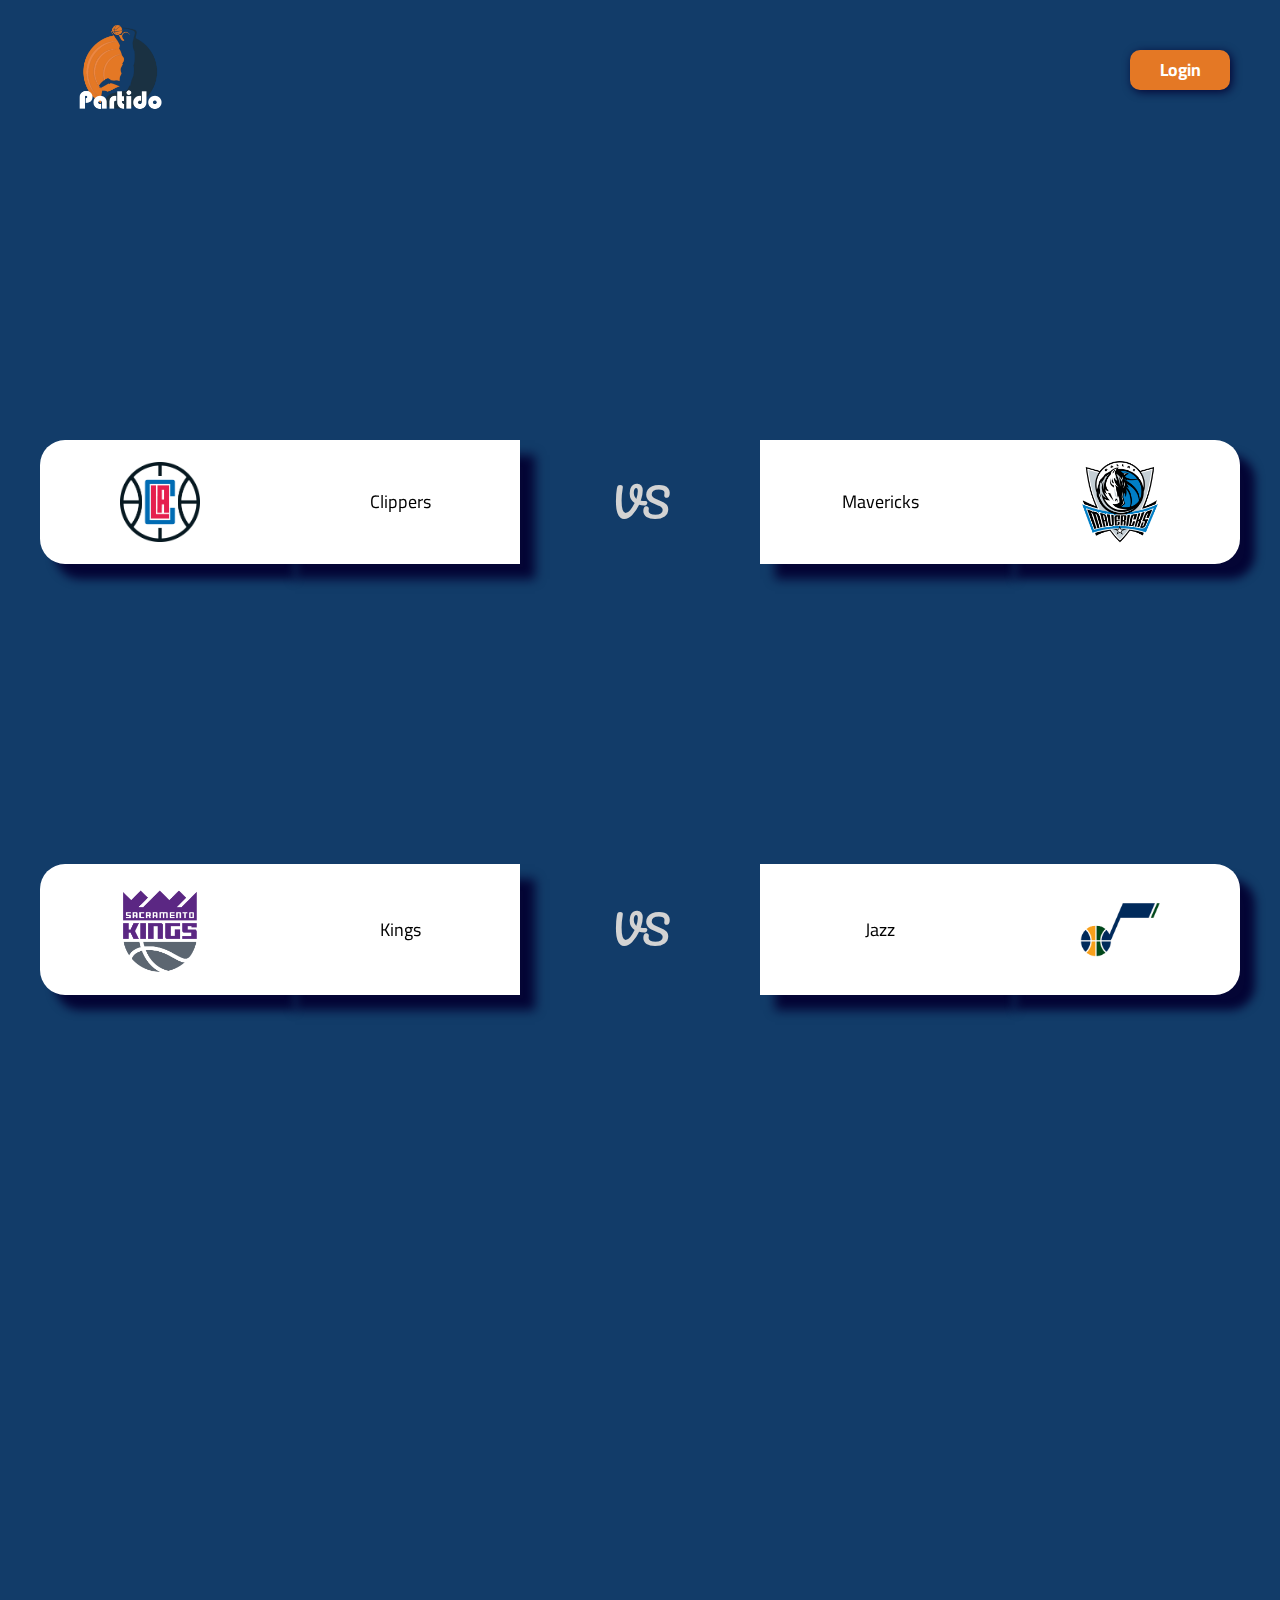
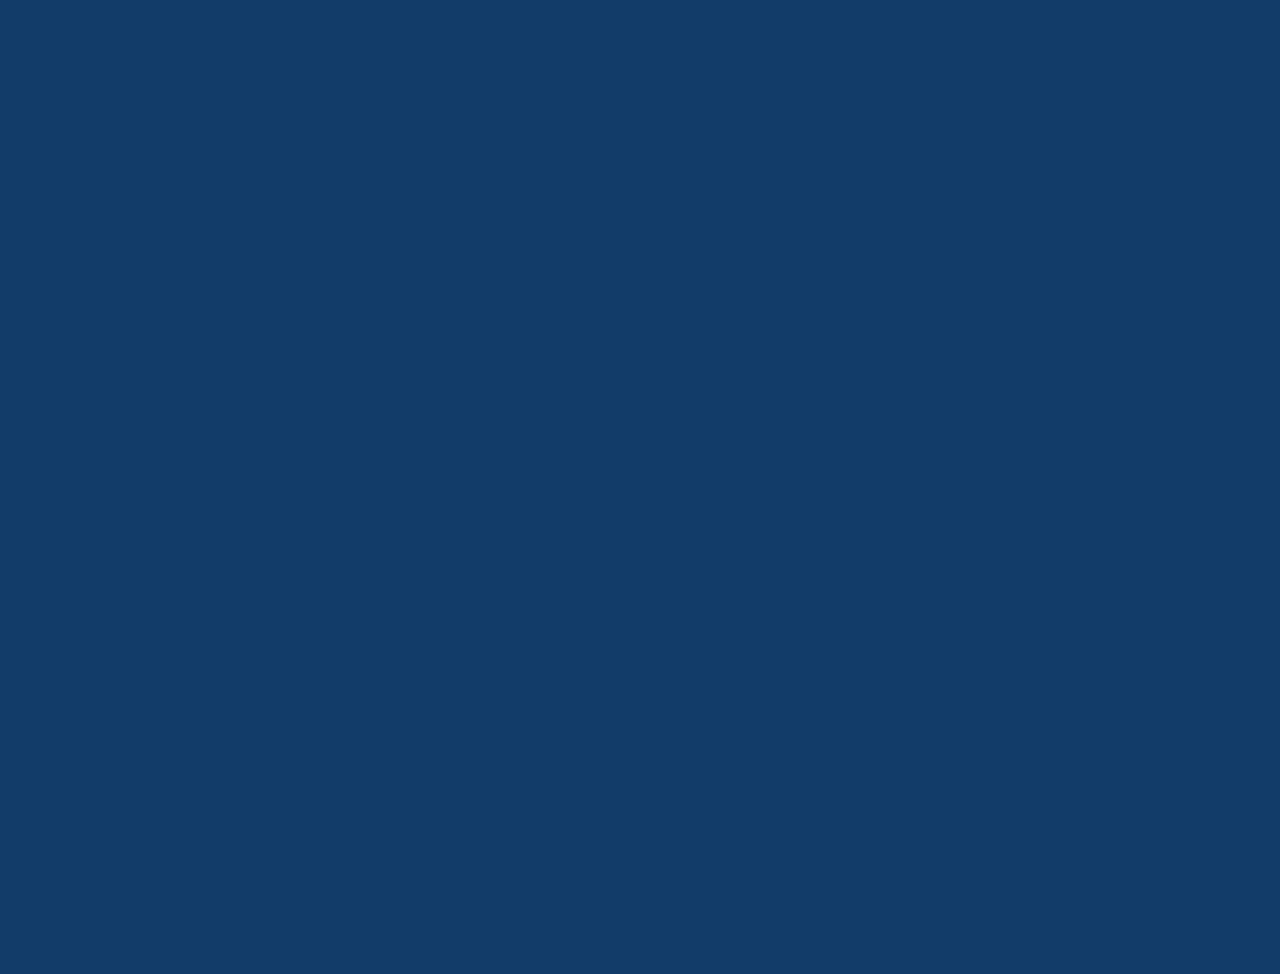
<file: index.html>
<!DOCTYPE html>
<html lang="en">
  <head>
    <link rel="icon" href="assets/logo.png" />

    <script src="https://unpkg.com/aos@2.3.1/dist/aos.js"></script>

    <link href="https://unpkg.com/aos@2.3.1/dist/aos.css" rel="stylesheet" />

    <link rel="preconnect" href="https://fonts.gstatic.com" />
    <link
      href="https://fonts.googleapis.com/css2?family=Cairo&display=swap"
      rel="stylesheet"
    />
    <link rel="preconnect" href="https://fonts.gstatic.com" />
    <link
      href="https://fonts.googleapis.com/css2?family=Pacifico&display=swap"
      rel="stylesheet"
    />
    <meta charset="UTF-8" />
    <meta http-equiv="X-UA-Compatible" content="IE=edge" />
    <meta name="viewport" content="width=device-width, initial-scale=1.0" />
    <title>Partido | Home</title>
    <link rel="stylesheet" href="Styles.css" />
  </head>
  <body>
    <div class="top">
      <div class="logo">
        <img src="assets/logo.png" width="13%" alt="logo" />
      </div>
      <a href="Login.html">
        <div class="top-btn">
          <div>
            <h3 style="margin: 0">Login</h3>
          </div>
        </div></a
      >
    </div>
    <div class="matches">
      <table>
        <tr>
          <td
            style="
              border-top-left-radius: 25px;
              border-bottom-left-radius: 25px;
            "
            data-aos="fade-right"
          >
            <a href="Clippers.html">
              <img src="assets/clippers.png" width="80px" alt=""
            /></a>
          </td>
          <td class="team" data-aos="fade-right">
            <a href="Clippers.html">Clippers</a>
          </td>

          <td data-aos="fade-up" class="vs">VS</td>
          <td data-aos="fade-left" class="team">Mavericks</td>
          <td
            data-aos="fade-left"
            style="
              border-top-right-radius: 25px;
              border-bottom-right-radius: 25px;
            "
          >
            <img src="assets/Mavericks.png" width="80px" alt="" />
          </td>
        </tr>
      </table>

      <table>
        <tr>
          <td
            data-aos="fade-right"
            style="
              border-top-left-radius: 25px;
              border-bottom-left-radius: 25px;
            "
          >
            <img src="assets/kings.png" width="80px" alt="" />
          </td>
          <td data-aos="fade-right" class="team">Kings</td>
          <td data-aos="fade-up" class="vs">VS</td>
          <td data-aos="fade-left" class="team">Jazz</td>
          <td
            data-aos="fade-left"
            style="
              border-top-right-radius: 25px;
              border-bottom-right-radius: 25px;
            "
          >
            <img src="assets/jazz.png" width="80px" alt="" />
          </td>
        </tr>
      </table>
      <table>
        <tr>
          <td
            data-aos="fade-right"
            style="
              border-top-left-radius: 25px;
              border-bottom-left-radius: 25px;
            "
          >
            <img src="assets/nets.png" width="80px" alt="" />
          </td>
          <td data-aos="fade-right" class="team">Nets</td>
          <td data-aos="fade-up" class="vs">VS</td>
          <td data-aos="fade-left" class="team">Bucks</td>
          <td
            data-aos="fade-left"
            style="
              border-top-right-radius: 25px;
              border-bottom-right-radius: 25px;
            "
          >
            <img src="assets/Bucks.png" width="80px" alt="" />
          </td>
        </tr>
      </table>
      <table>
        <tr>
          <td
            data-aos="fade-right"
            style="
              border-top-left-radius: 25px;
              border-bottom-left-radius: 25px;
            "
          >
            <img src="assets/suns.png" width="80px" alt="" />
          </td>
          <td data-aos="fade-right" class="team">Suns</td>
          <td data-aos="fade-up" class="vs">VS</td>
          <td data-aos="fade-left" class="team">Nuggets</td>
          <td
            data-aos="fade-left"
            style="
              border-top-right-radius: 25px;
              border-bottom-right-radius: 25px;
            "
          >
            <img src="assets/nuggets.png" width="80px" alt="" />
          </td>
        </tr>
      </table>
      <table>
        <tr>
          <td
            data-aos="fade-right"
            style="
              border-top-left-radius: 25px;
              border-bottom-left-radius: 25px;
            "
          >
            <img src="assets/76ers.png" width="80px" alt="" />
          </td>
          <td data-aos="fade-right" class="team">76ers</td>
          <td data-aos="fade-up" class="vs">VS</td>
          <td data-aos="fade-left" class="team">Hawks</td>
          <td
            data-aos="fade-left"
            style="
              border-top-right-radius: 25px;
              border-bottom-right-radius: 25px;
            "
          >
            <img src="assets/Hawks.png" width="80px" alt="" />
          </td>
        </tr>
      </table>
    </div>
    <script>
      AOS.init();
    </script>
  </body>
</html>
</file>
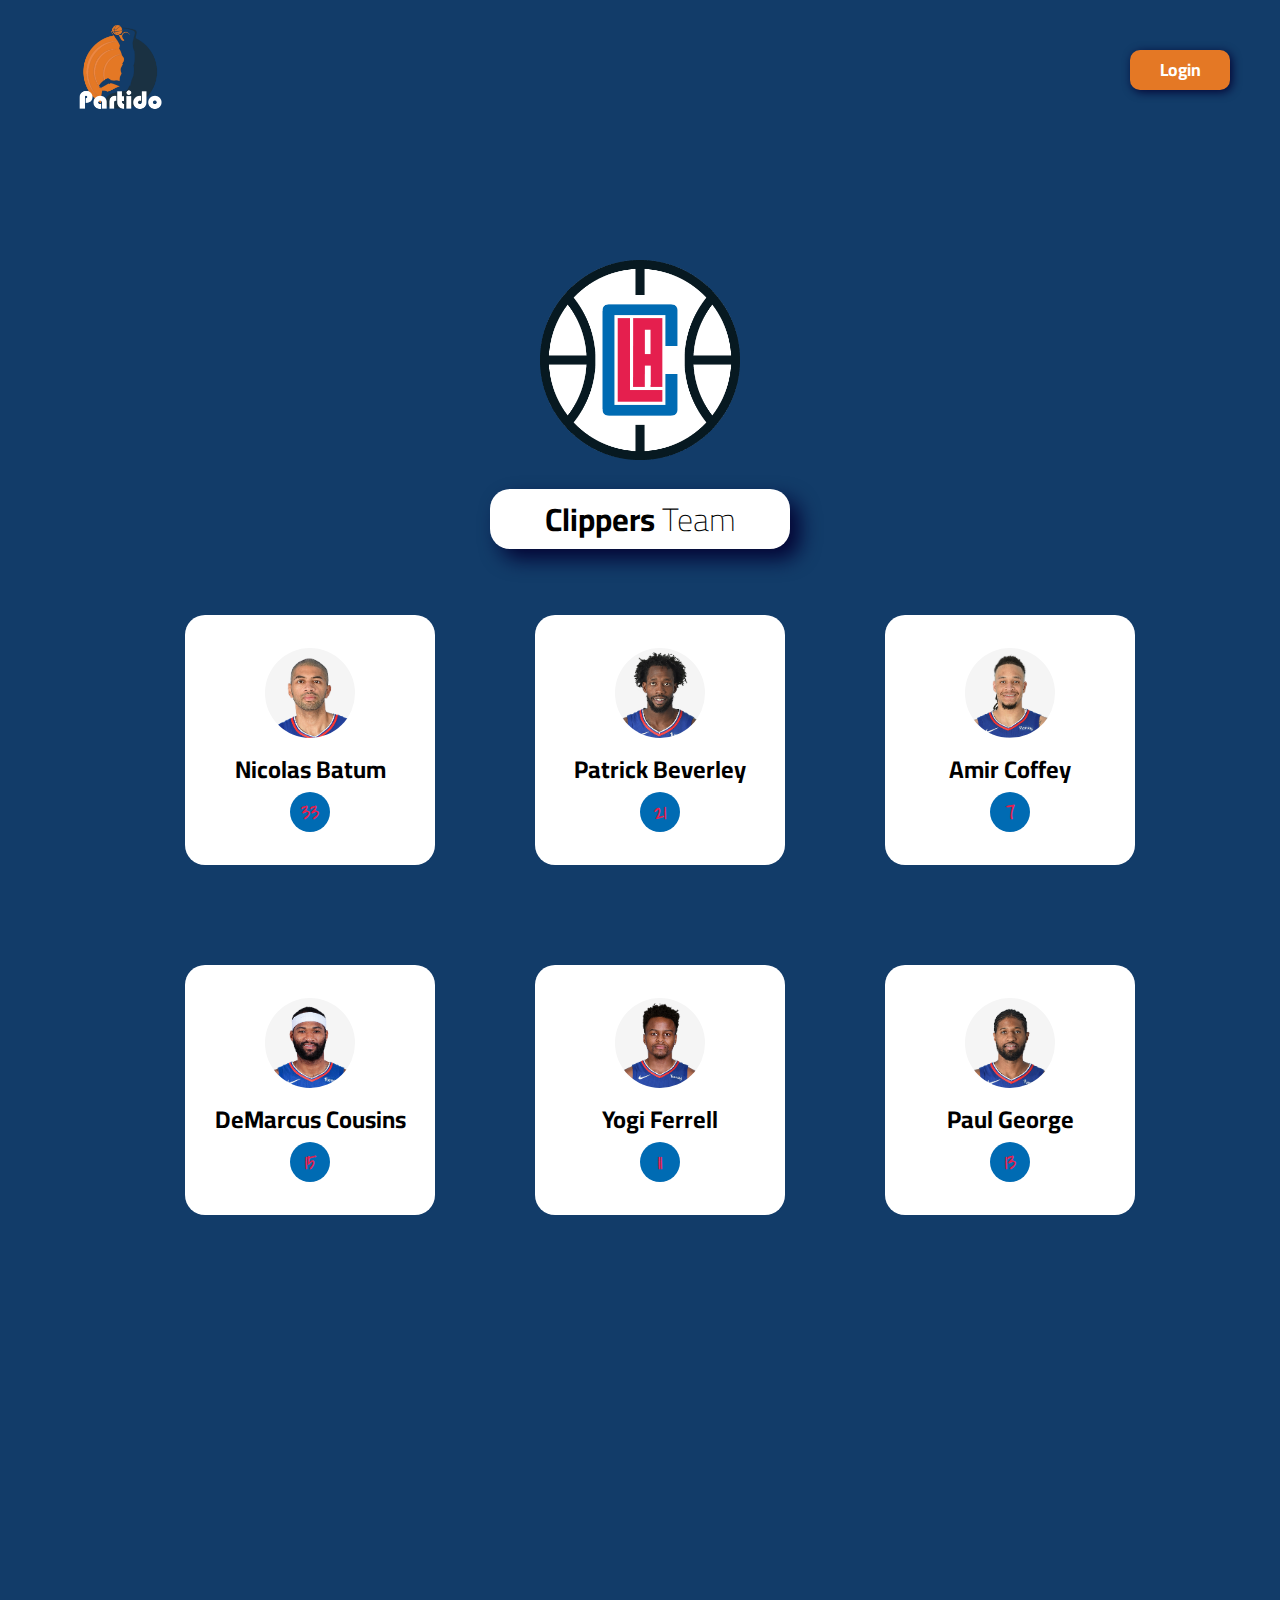
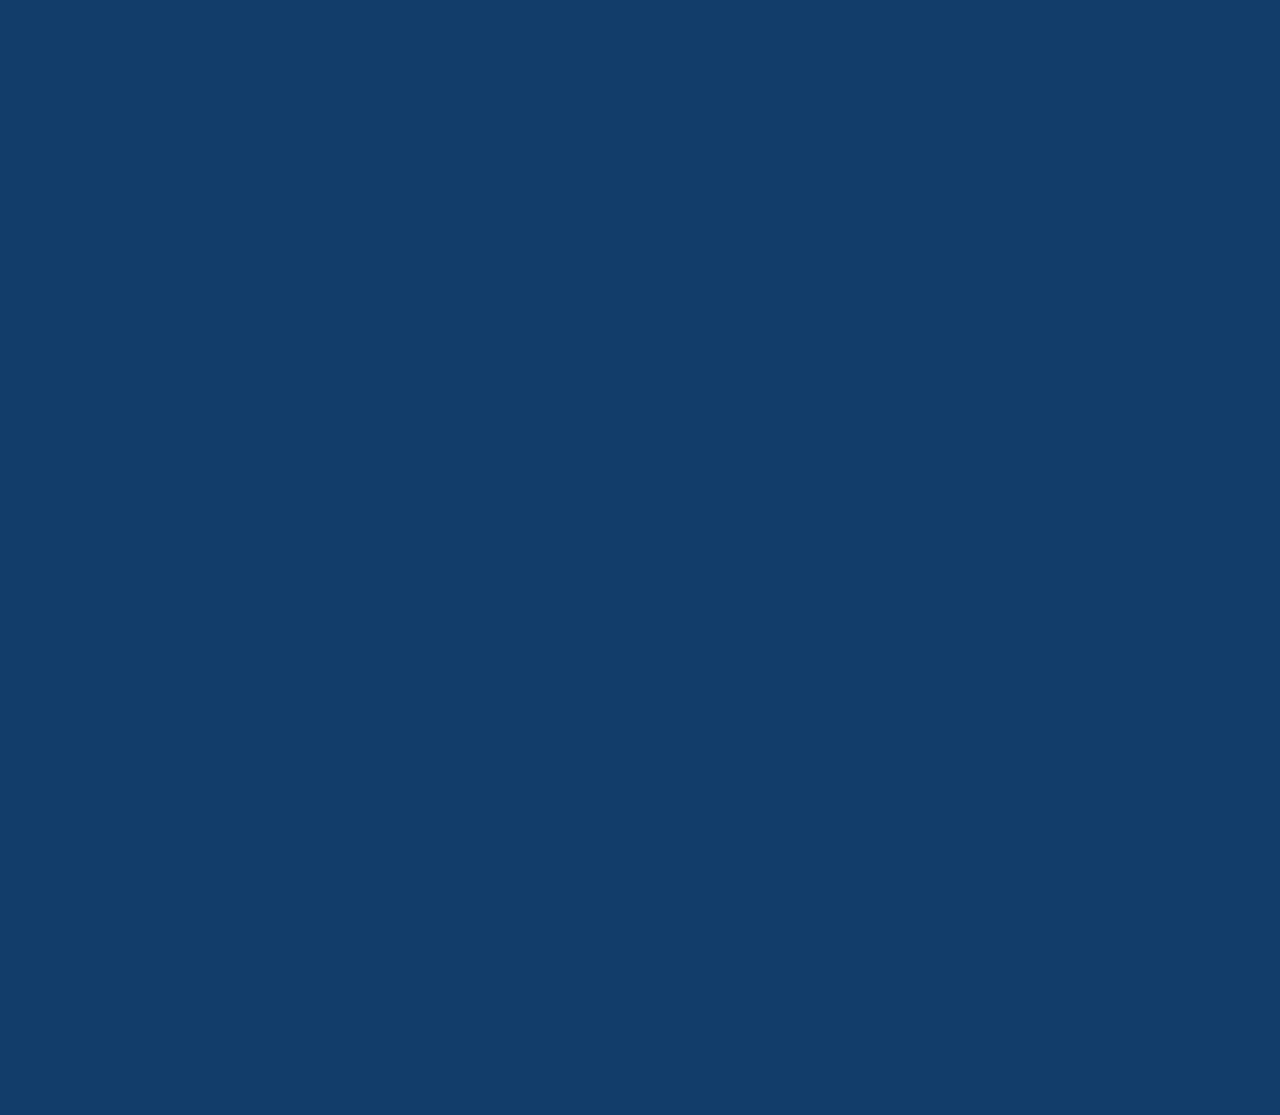
<file: Clippers.html>
<!DOCTYPE html>
<html lang="en">
  <head>
    <link rel="icon" href="assets/logo.png" />

    <script src="https://unpkg.com/aos@2.3.1/dist/aos.js"></script>

    <link href="https://unpkg.com/aos@2.3.1/dist/aos.css" rel="stylesheet" />
    <link rel="preconnect" href="https://fonts.gstatic.com" />
    <link
      href="https://fonts.googleapis.com/css2?family=Pacifico&family=Shadows+Into+Light&display=swap"
      rel="stylesheet"
    />
    <script src="https://unpkg.com/aos@2.3.1/dist/aos.js"></script>

    <link href="https://unpkg.com/aos@2.3.1/dist/aos.css" rel="stylesheet" />

    <link rel="preconnect" href="https://fonts.gstatic.com" />
    <link
      href="https://fonts.googleapis.com/css2?family=Cairo&display=swap"
      rel="stylesheet"
    />
    <link rel="preconnect" href="https://fonts.gstatic.com" />
    <link
      href="https://fonts.googleapis.com/css2?family=Pacifico&display=swap"
      rel="stylesheet"
    />
    <meta charset="UTF-8" />
    <meta http-equiv="X-UA-Compatible" content="IE=edge" />
    <meta name="viewport" content="width=device-width, initial-scale=1.0" />
    <title>Partido | Clippers</title>
    <link rel="stylesheet" href="Styles2.css" />
  </head>
  <body>
    <div class="top">
      <a href="index.html">
        <div class="logo">
          <img src="assets/logo.png" width="13%" alt="logo" /></div
      ></a>
      <a href="Login.html">
        <div class="top-btn">
          <div>
            <h3 style="margin: 0">Login</h3>
          </div>
        </div>
      </a>
    </div>
    <div class="hero">
      <div class="single-item">
        <img src="assets/clippers.png" width="200px" alt="" />
      </div>
      <div class="singel-item txt1">
        <h1 style="font-weight: bolder; display: inline; text-align: center">
          Clippers
        </h1>
        <h1 style="font-weight: lighter; display: inline; text-align: center">
          Team
        </h1>
      </div>
    </div>
    <div class="players">
      <ul>
        <li class="p1" data-aos="fade-up">
          <div><img src="assets/P1.png" alt="" /></div>
          <div><h2>Nicolas Batum</h2></div>
          <div><h3>33</h3></div>
        </li>
        <li class="p1" data-aos="fade-up">
          <div><img src="assets/P2.png" alt="" /></div>
          <div><h2>Patrick Beverley</h2></div>
          <div><h3>21</h3></div>
        </li>
        <li class="p1" data-aos="fade-up">
          <div><img src="assets/P3.png" alt="" /></div>
          <div><h2>Amir Coffey</h2></div>
          <div><h3>7</h3></div>
        </li>

        <li class="p1" data-aos="fade-up">
          <div><img src="assets/P4.png" alt="" /></div>
          <div><h2>DeMarcus Cousins</h2></div>
          <div><h3>15</h3></div>
        </li>
        <li class="p1" data-aos="fade-up">
          <div><img src="assets/P5.png" alt="" /></div>
          <div><h2>Yogi Ferrell</h2></div>
          <div><h3>11</h3></div>
        </li>
        <li class="p1" data-aos="fade-up">
          <div><img src="assets/P6.png" alt="" /></div>
          <div><h2>Paul George</h2></div>
          <div><h3>13</h3></div>
        </li>
        <li class="p1" data-aos="fade-up">
          <div><img src="assets/P7.png" alt="" /></div>
          <div><h2>Serge Ibaka</h2></div>
          <div><h3>9</h3></div>
        </li>
        <li class="p1" data-aos="fade-up">
          <div><img src="assets/P8.png" alt="" /></div>
          <div><h2>Reggie Jackson</h2></div>
          <div><h3>1</h3></div>
        </li>
        <li class="p1" data-aos="fade-up">
          <div><img src="assets/P9.png" alt="" /></div>
          <div><h2>Luke Kennard</h2></div>
          <div><h3>5</h3></div>
        </li>
        <li class="p1" data-aos="fade-up">
          <div><img src="assets/P10.png" alt="" /></div>
          <div><h2>Kawhi Leonard</h2></div>
          <div><h3>2</h3></div>
        </li>
        <li class="p1" data-aos="fade-up">
          <div><img src="assets/P11.png" alt="" /></div>
          <div><h2>Terance Mann</h2></div>
          <div><h3>14</h3></div>
        </li>
        <li class="p1" data-aos="fade-up">
          <div><img src="assets/P12.png" alt="" /></div>
          <div><h2>Marcus Morris Sr.</h2></div>
          <div><h3>8</h3></div>
        </li>
        <li class="p1" data-aos="fade-up">
          <div><img src="assets/P13.png" alt="" /></div>
          <div><h2>Daniel Oturu</h2></div>
          <div><h3>10</h3></div>
        </li>
        <li class="p1" data-aos="fade-up">
          <div><img src="assets/P14.png" alt="" /></div>
          <div><h2>Patrick Patterson</h2></div>
          <div><h3>54</h3></div>
        </li>
        <li class="p1" data-aos="fade-up">
          <div><img src="assets/P15.png" alt="" /></div>
          <div><h2>Rajon Rondo</h2></div>
          <div><h3>4</h3></div>
        </li>
        <li class="p1" data-aos="fade-up">
          <div><img src="assets/P16.png" alt="" /></div>
          <div><h2>Jay Scrubb</h2></div>
          <div><h3>0</h3></div>
        </li>
        <li class="p1" data-aos="fade-up">
          <div><img src="assets/P17.png" alt="" /></div>
          <div><h2>Ivica Zubac</h2></div>
          <div><h3>40</h3></div>
        </li>
      </ul>
    </div>
    <script>
      AOS.init();
    </script>
  </body>
</html>
</file>
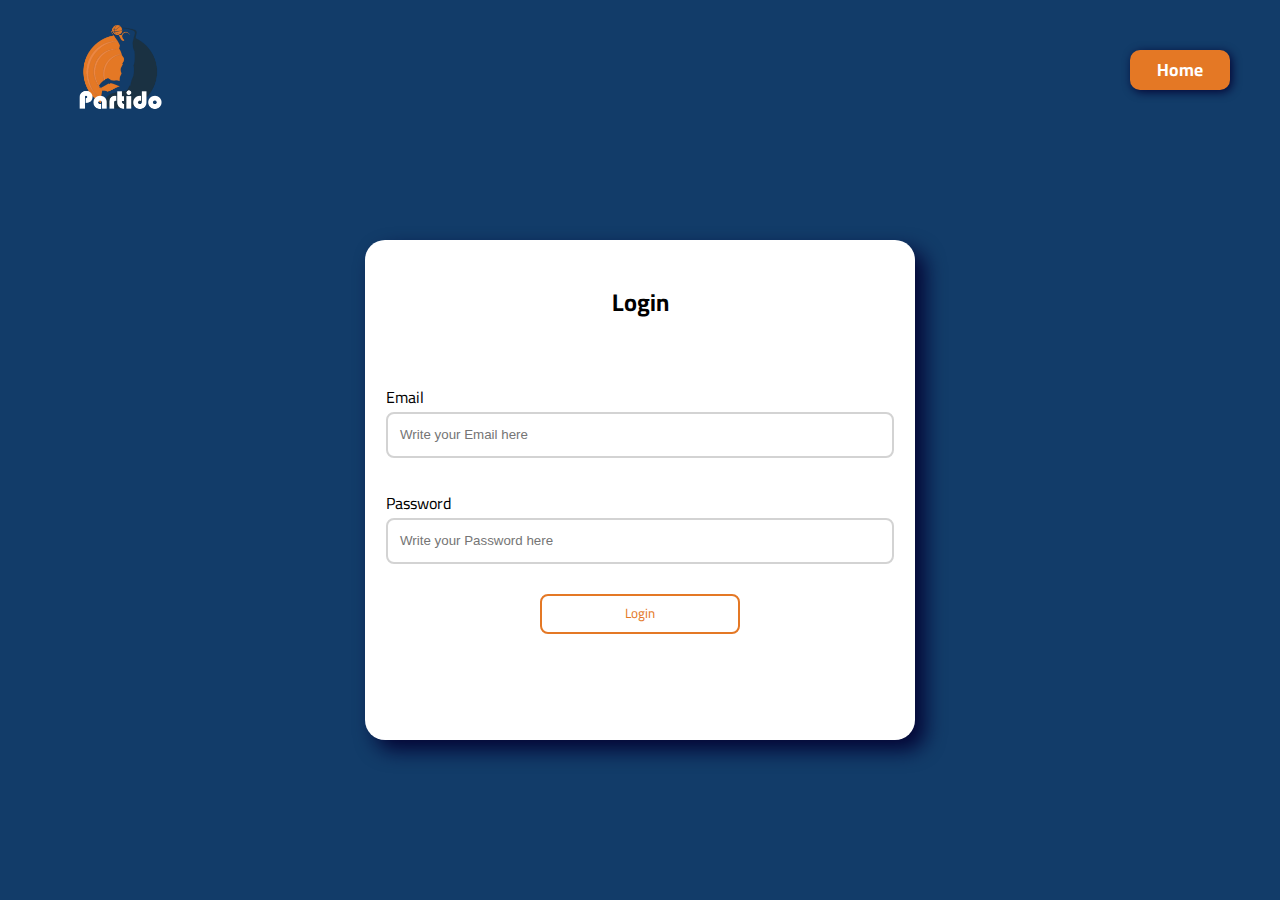
<file: Login.html>
<!DOCTYPE html>
<html lang="en">
  <head>
    <link rel="icon" href="assets/logo.png" />

    <link rel="preconnect" href="https://fonts.gstatic.com" />
    <link
      href="https://fonts.googleapis.com/css2?family=Cairo&display=swap"
      rel="stylesheet"
    />
    <link rel="preconnect" href="https://fonts.gstatic.com" />

    <meta charset="UTF-8" />
    <meta http-equiv="X-UA-Compatible" content="IE=edge" />
    <meta name="viewport" content="width=device-width, initial-scale=1.0" />
    <title>Partido | Login</title>
    <link rel="stylesheet" href="Styles3.css" />
  </head>
  <body>
    <div class="top">
      <a href="index.html">
        <div class="logo">
          <img src="assets/logo.png" width="13%" alt="logo" /></div
      ></a>
      <a href="index.html">
        <div class="top-btn">
          <div>
            <h3 style="margin: 0">Home</h3>
          </div>
        </div></a
      >
    </div>
    <div class="Login">
      <h2>Login</h2>
      <div class="form-container">
        <form action="">
          <label for="email">Email</label>
          <br />
          <input
            type="email"
            name="email"
            id="email"
            placeholder="Write your Email here"
          />
          <br />
          <br />
          <label for="password">Password</label>
          <br />
          <input
            type="password"
            name="password"
            id="password"
            placeholder="Write your Password here"
          />
          <br />
          <br />
        </form>
        <form action="">
          <input type="submit" value="Login" id="submit" />
        </form>
      </div>
    </div>
  </body>
</html>
</file>
<file: Styles.css>
html,
body {
  margin: 0;
  padding: 0;
  font-family: "Cairo", sans-serif;
  background-color: #123c69;
}
.top {
  display: flex;
  flex-wrap: wrap;
  flex-direction: row;
  justify-content: center;
  align-items: center;
}
.logo img {
  display: block;
  margin-right: auto;
}
.top-btn {
  background-color: #e47825;
  width: 100px;
  height: 40px;
  line-height: 40px;
  text-align: center;
  border-radius: 10px;
  font-size: 15px;
  box-shadow: 2px 2px 10px rgb(4, 5, 53);
  transition: all 0.3s ease;
}
.top-btn:hover {
  -webkit-transform: scale(1.1);
  -ms-transform: scale(1.1);
  transform: scale(1.1);
}
.matches table {
  margin: 40px;
  margin-left: auto;
  margin-right: auto;
  margin-bottom: 300px;
}

.vs {
  font-family: "Pacifico", cursive;
  font-size: 40px;
  color: lightgray;
  background-color: unset;
  box-shadow: unset;
}
table td {
  width: 200px;
  text-align: center;
  font-size: 18px;
  padding: 20px;
  background-color: white;
  box-shadow: 15px 15px 10px rgb(4, 5, 53);
}
.team a {
  text-decoration: none;
  color: black;
  cursor: pointer;
}
table {
  padding: 0;
  border-spacing: 0;
  transition: all 0.3s ease;
}
.matches {
  margin-top: 300px;
}
table img {
  display: block;
  margin-left: auto;
  margin-right: auto;
  transition: all 0.3s ease;
}
table:hover {
  -webkit-transform: scale(1.1);
  -ms-transform: scale(1.1);
  transform: scale(1.1);
}
table img:hover {
  -webkit-transform: scale(1.2);
  -ms-transform: scale(1.2);
  transform: scale(1.2);
}
a {
  text-decoration: none;
  color: white;
}
</file>
<file: Styles2.css>
html,
body {
  margin: 0;
  padding: 0;
  font-family: "Cairo", sans-serif;
  background-color: #123c69;
}
.top {
  display: flex;
  flex-wrap: wrap;
  flex-direction: row;
  justify-content: center;
  align-items: center;
}
.logo img {
  display: block;
  margin-right: auto;
}
.top-btn {
  background-color: #e47825;
  width: 100px;
  height: 40px;
  line-height: 40px;
  text-align: center;
  border-radius: 10px;
  font-size: 15px;
  box-shadow: 2px 2px 10px rgb(4, 5, 53);
  transition: all 0.3s ease;
}
.top-btn:hover {
  -webkit-transform: scale(1.1);
  -ms-transform: scale(1.1);
  transform: scale(1.1);
}
.top-btn h3 {
  font-family: "Cairo", sans-serif;
  background-color: unset;
  color: unset;
  border-radius: unset;
  width: unset;
  height: unset;
  line-height: unset;
}
.hero {
  display: flex;
  flex-wrap: wrap;
  flex-direction: column;
  justify-content: center;
  align-items: center;
  color: black;
  margin-top: 100px;
  text-align: center;
}
.single-item {
  padding: 20px;
}
.txt1 {
  background-color: white;
  width: 300px;
  border-radius: 20px;
  box-shadow: 10px 10px 20px rgb(4, 5, 53);
}
ul {
  display: flex;
  flex-wrap: wrap;
  flex-direction: row;
  justify-content: center;
  align-items: center;
}
li {
  background-color: white;
  width: 250px;
  height: 250px;
  list-style-type: none;
  text-align: center;
  margin: 50px;
  border-radius: 20px;
}
.p1 img {
  background-color: whitesmoke;
  border-radius: 50px;
  width: 90px;
}
.p1 {
  display: flex;
  flex-wrap: wrap;
  flex-direction: column;
  align-items: center;
  justify-content: center;
}
h2,
h3 {
  margin: 0;
  padding: 0;
}
h3 {
  background-color: #006bb3;
  color: #e51f4e;
  border-radius: 50px;
  width: 40px;
  height: 40px;
  line-height: 40px;
  font-family: "Shadows Into Light", cursive;
}
a {
  text-decoration: none;
  color: white;
}
</file>
<file: Styles3.css>
html,
body {
  margin: 0;
  padding: 0;
  font-family: "Cairo", sans-serif;
  background-color: #123c69;
}
.top {
  display: flex;
  flex-wrap: wrap;
  flex-direction: row;
  justify-content: center;
  align-items: center;
}
.logo img {
  display: block;
  margin-right: auto;
}
.top-btn {
  background-color: #e47825;
  width: 100px;
  height: 40px;
  line-height: 40px;
  text-align: center;
  border-radius: 10px;
  font-size: 15px;
  box-shadow: 2px 2px 10px rgb(4, 5, 53);
  transition: all 0.3s ease;
}
.top-btn:hover {
  -webkit-transform: scale(1.1);
  -ms-transform: scale(1.1);
  transform: scale(1.1);
}
.Login {
  width: 550px;
  height: 500px;
  background-color: white;
  margin-right: auto;
  margin-left: auto;
  border-radius: 20px;
  box-shadow: 10px 10px 20px rgb(4, 5, 53);
  margin-top: 100px;
}
form {
  text-align: left;
  width: fit-content;
  margin-left: auto;
  margin-right: auto;
  font-family: "Cairo", sans-serif;
}
h2 {
  text-align: center;
  padding-top: 40px;
  padding-bottom: 0;
}
input {
  width: 500px;
  height: 40px;
  border-radius: 8px;
  border: lightgray 2px solid;
  outline: none;
}
#submit {
  width: 200px;
  margin-right: auto;
  margin-left: auto;
  border: 2px solid #e47825;
  color: #e47825;
  background-color: white;
  font-family: "Cairo", sans-serif;
  transition: all 0.3s ease;
  cursor: pointer;
}
.form-container {
  display: flex;
  flex-wrap: wrap;
  flex-direction: column;
  justify-content: center;
  align-items: center;
  height: 65%;
}
label {
  font-family: "Cairo", sans-serif;
}
#submit:hover {
  background-color: #e47825;
  color: white;
}
::placeholder {
  padding-left: 10px;
}
a {
  text-decoration: none;
  color: white;
}
</file>
